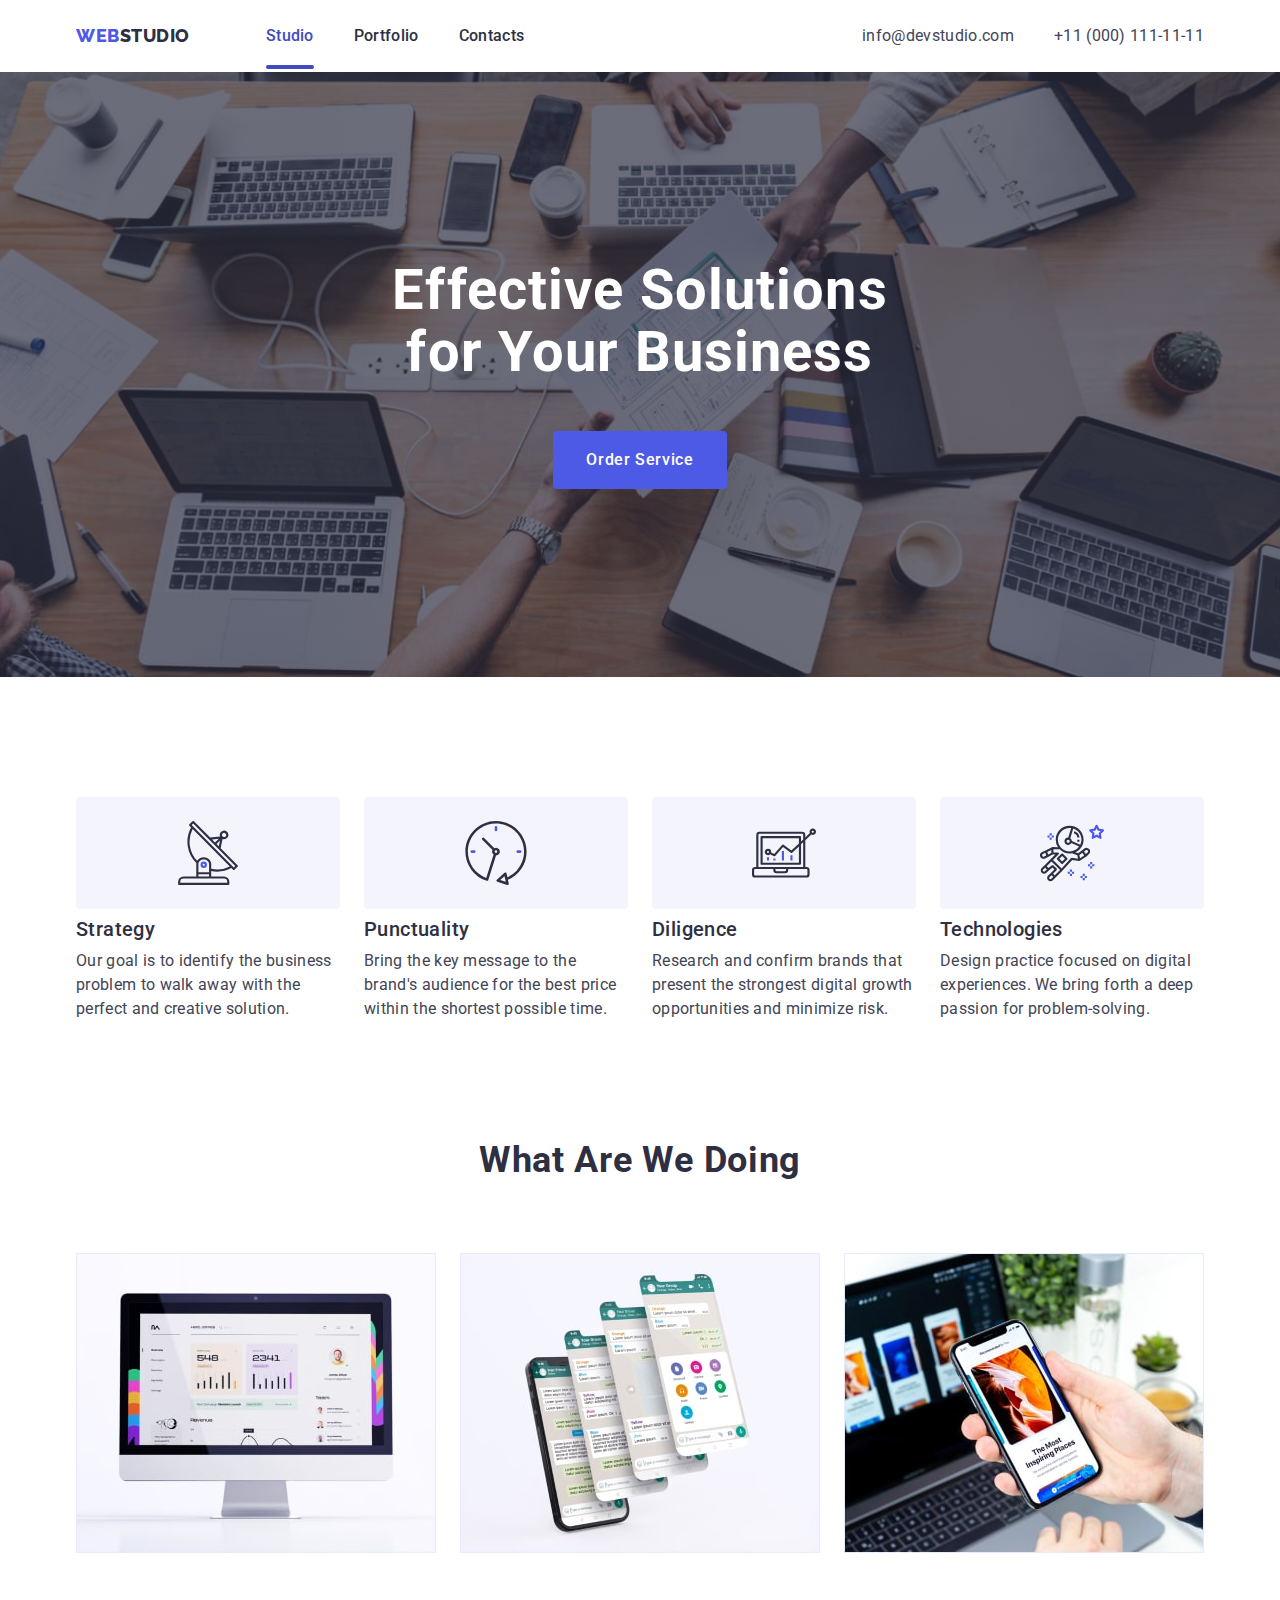
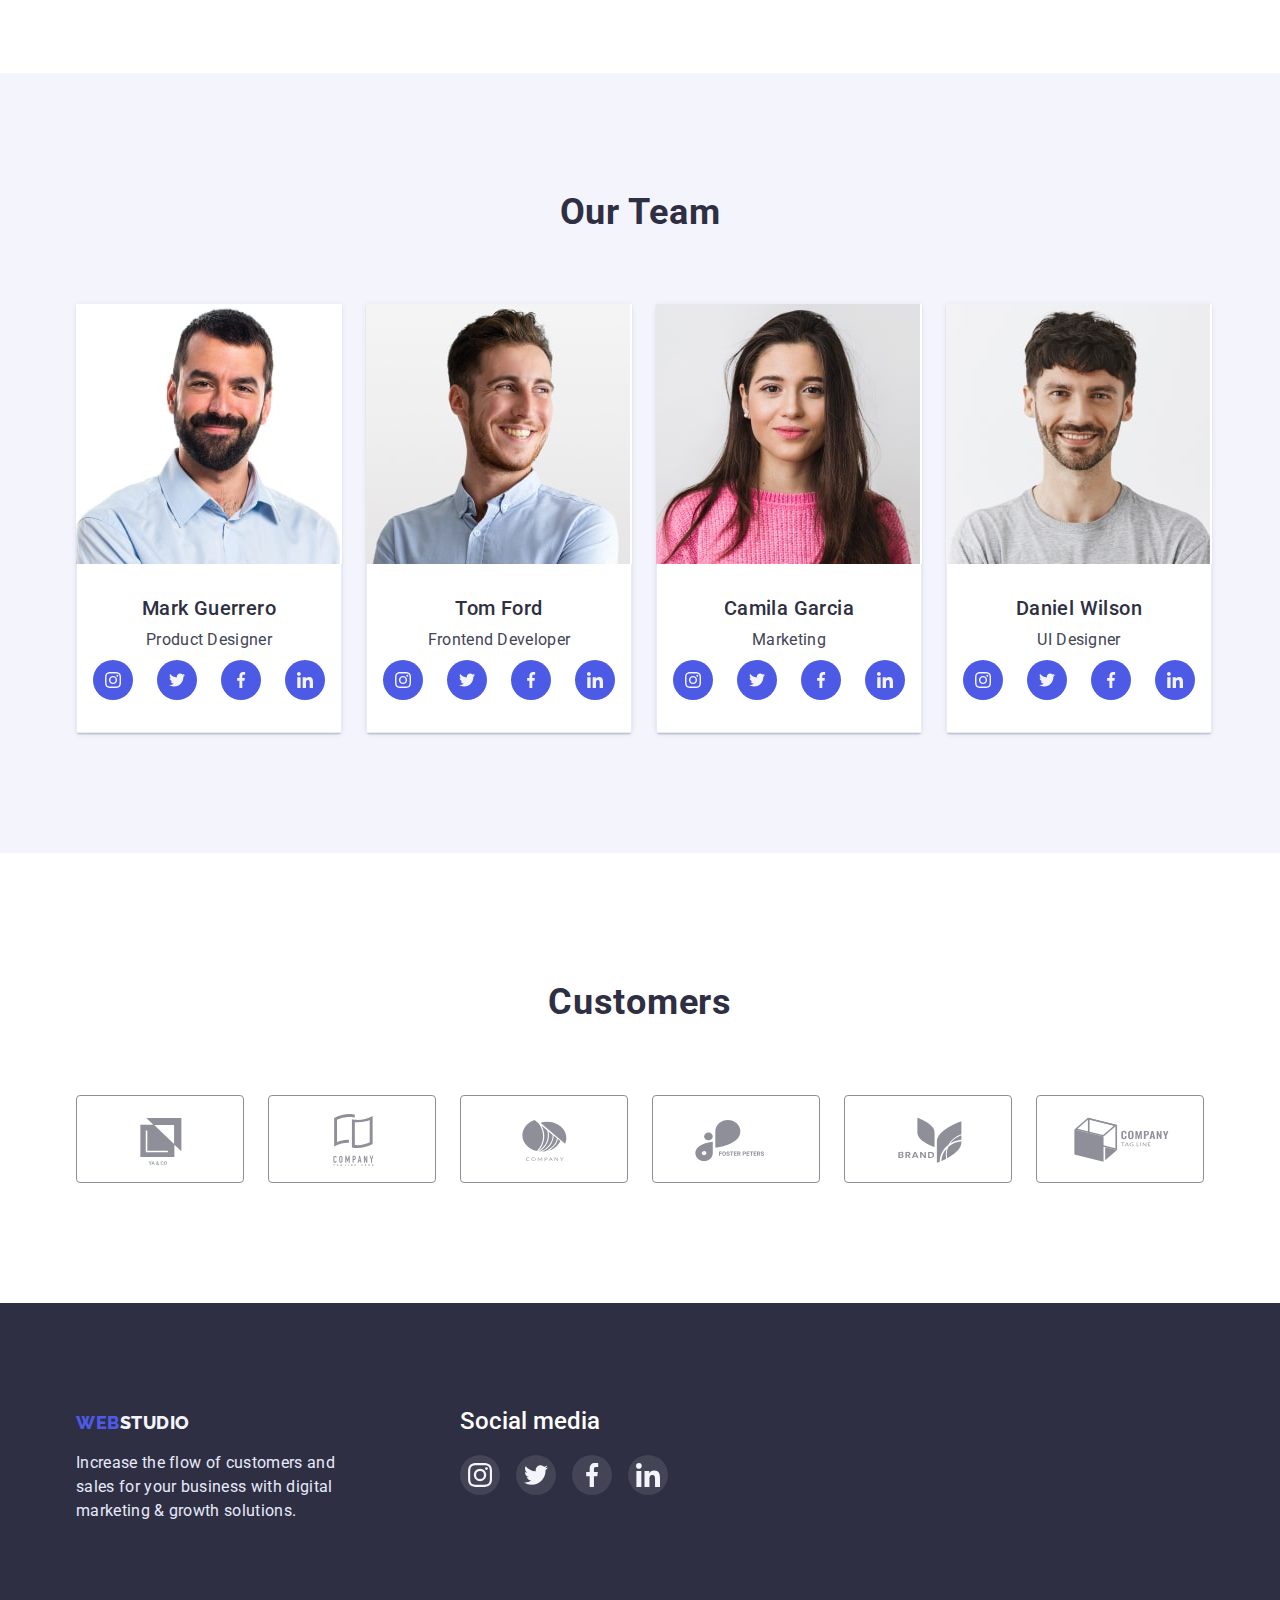
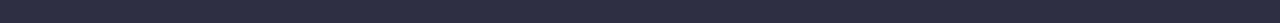
<file: index.html>
<!DOCTYPE html>
<html lang="en">
  <head>
    <meta charset="UTF-8" />
    <meta http-equiv="X-UA-Compatible" content="IE=edge" />
    <meta name="viewport" content="width=device-width, initial-scale=1.0" />
    <title>WEBSTUDIO</title>
    <link rel="preconnect" href="https://fonts.googleapis.com" />
    <link rel="preconnect" href="https://fonts.gstatic.com" crossorigin />
    <link
      href="https://fonts.googleapis.com/css2?family=Raleway:wght@800&family=Roboto:wght@400;500;700;900&display=swap"
      rel="stylesheet"
    />
    <link
      rel="stylesheet"
      href="https://cdnjs.cloudflare.com/ajax/libs/modern-normalize/1.1.0/modern-normalize.min.css"
    />
    <link rel="stylesheet" href="./css/styles.css" />
  </head>
  <body>
    <!-- Header -->
    <header class="header">
      <div class="container flexnav">
        <nav class="navigation flexnav">
          <a href="./index.html" class="logo link"
            >Web<span class="accent-head"> STUDIO</span></a
          >
          <ul class="header-list list flexnav">
            <li><a href="" class="nav-link link curent">Studio</a></li>
            <li>
              <a href="./portfolio.html" class="nav-link link">Portfolio</a>
            </li>
            <li><a href="" class="nav-link link">Contacts</a></li>
          </ul>
        </nav>
        <address class="adress">
          <ul class="adress-list list flexnav">
            <li>
              <a href="mailto:info@devstudio.com" class="adress-link link"
                >info@devstudio.com</a
              >
            </li>
            <li>
              <a href="tel:+110001111111" class="adress-link link"
                >+11 (000) 111-11-11</a
              >
            </li>
          </ul>
        </address>
      </div>
    </header>
    <main>
      <!-- Section 1 -->
      <section class="hero-section">
        <div class="container">
          <h1 class="hero-title">Effective Solutions for Your Business</h1>
          <button type="button" class="button" data-modal-open>
            Order Service
          </button>
        </div>
      </section>
      <!-- Section 2 -->
      <section class="feature-section">
        <div class="container">
          <h2 class="visually-hidden">Principles</h2>
          <ul class="list features-list">
            <li class="feature-items">
              <div class="feauter-item-box">
                <svg class="feature-icon" width="64" height="64">
                  <use href="./images/icons-set.svg#icon-antenna-1"></use>
                </svg>
              </div>
              <h3 class="title">Strategy</h3>
              <p class="main-text">
                Our goal is to identify the business problem to walk away with
                the perfect and creative solution.
              </p>
            </li>
            <li class="feature-items">
              <div class="feauter-item-box">
                <svg class="feature-icon" width="64" height="64">
                  <use href="./images/icons-set.svg#icon-clock-1"></use>
                </svg>
              </div>
              <h3 class="title">Punctuality</h3>
              <p class="main-text">
                Bring the key message to the brand's audience for the best price
                within the shortest possible time.
              </p>
            </li>
            <li class="feature-items">
              <div class="feauter-item-box">
                <svg class="feature-icon" width="64" height="64">
                  <use href="./images/icons-set.svg#icon-diagram-1"></use>
                </svg>
              </div>
              <h3 class="title">Diligence</h3>
              <p class="main-text">
                Research and confirm brands that present the strongest digital
                growth opportunities and minimize risk.
              </p>
            </li>
            <li class="feature-items">
              <div class="feauter-item-box">
                <svg class="feature-icon" width="64" height="64">
                  <use href="./images/icons-set.svg#icon-astronaut-1"></use>
                </svg>
              </div>
              <h3 class="title">Technologies</h3>
              <p class="main-text">
                Design practice focused on digital experiences. We bring forth a
                deep passion for problem-solving.
              </p>
            </li>
          </ul>
        </div>
      </section>
      <!-- Section 3 -->
      <section class="doing-section">
        <div class="container">
          <h2 class="section-title">What are we doing</h2>
          <ul class="list doing">
            <li class="doing-items">
              <img src="./images/img-1-min.jpg" alt="Example-1" width="360" />
            </li>
            <li class="doing-items">
              <img src="./images/img-2-min.jpg" alt="Example-2" width="360" />
            </li>
            <li class="doing-items">
              <img src="./images/img-3-min.jpg" alt="Example-3" width="360" />
            </li>
          </ul>
        </div>
      </section>
      <!-- Section 4 -->
      <section class="our-team-section">
        <div class="container">
          <h2 class="section-title">Our Team</h2>
          <ul class="list our-team">
            <li class="our-team-list">
              <img
                src="./images/img-4-min.jpg"
                alt="Person-1"
                width="264"
                height="260"
              />
              <div class="cards-same">
                <h3 class="our-team-title">Mark Guerrero</h3>
                <p class="our-team-text">Product Designer</p>
                <ul class="our-soc-list list">
                  <li class="our-soc-item">
                    <a href="" class="our-soc-link link"
                      ><svg class="our-soc-icon" width="16" height="16">
                        <use
                          href="./images/icons.svg#icon-instagram"
                        ></use></svg
                    ></a>
                  </li>
                  <li class="our-soc-item">
                    <a href="" class="our-soc-link link"
                      ><svg class="our-soc-icon" width="16" height="16">
                        <use href="./images/icons.svg#icon-twitter"></use></svg
                    ></a>
                  </li>
                  <li class="our-soc-item">
                    <a href="" class="our-soc-link link"
                      ><svg class="our-soc-icon" width="16" height="16">
                        <use href="./images/icons.svg#icon-facebook"></use></svg
                    ></a>
                  </li>
                  <li class="our-soc-item">
                    <a href="" class="our-soc-link link"
                      ><svg class="our-soc-icon" width="16" height="16">
                        <use href="./images/icons.svg#icon-linkedin"></use></svg
                    ></a>
                  </li>
                </ul>
              </div>
            </li>
            <li class="our-team-list">
              <img
                src="./images/img-5-min.jpg"
                alt="Person-2"
                width="264"
                height="260"
              />
              <div class="cards-same">
                <h3 class="our-team-title">Tom Ford</h3>
                <p class="our-team-text">Frontend Developer</p>
                <ul class="our-soc-list list">
                  <li class="our-soc-item">
                    <a href="" class="our-soc-link link"
                      ><svg class="our-soc-icon" width="16" height="16">
                        <use
                          href="./images/icons.svg#icon-instagram"
                        ></use></svg
                    ></a>
                  </li>
                  <li class="our-soc-item">
                    <a href="" class="our-soc-link link"
                      ><svg class="our-soc-icon" width="16" height="16">
                        <use href="./images/icons.svg#icon-twitter"></use></svg
                    ></a>
                  </li>
                  <li class="our-soc-item">
                    <a href="" class="our-soc-link link"
                      ><svg class="our-soc-icon" width="16" height="16">
                        <use href="./images/icons.svg#icon-facebook"></use></svg
                    ></a>
                  </li>
                  <li class="our-soc-item">
                    <a href="" class="our-soc-link link"
                      ><svg class="our-soc-icon" width="16" height="16">
                        <use href="./images/icons.svg#icon-linkedin"></use></svg
                    ></a>
                  </li>
                </ul>
              </div>
            </li>
            <li class="our-team-list">
              <img
                src="./images/img-6-min.jpg"
                alt="Person-3"
                width="264"
                height="260"
              />
              <div class="cards-same">
                <h3 class="our-team-title">Camila Garcia</h3>
                <p class="our-team-text">Marketing</p>
                <ul class="our-soc-list list">
                  <li class="our-soc-item">
                    <a href="" class="our-soc-link link"
                      ><svg class="our-soc-icon" width="16" height="16">
                        <use
                          href="./images/icons.svg#icon-instagram"
                        ></use></svg
                    ></a>
                  </li>
                  <li class="our-soc-item">
                    <a href="" class="our-soc-link link"
                      ><svg class="our-soc-icon" width="16" height="16">
                        <use href="./images/icons.svg#icon-twitter"></use></svg
                    ></a>
                  </li>
                  <li class="our-soc-item">
                    <a href="" class="our-soc-link link"
                      ><svg class="our-soc-icon" width="16" height="16">
                        <use href="./images/icons.svg#icon-facebook"></use></svg
                    ></a>
                  </li>
                  <li class="our-soc-item">
                    <a href="" class="our-soc-link link"
                      ><svg class="our-soc-icon" width="16" height="16">
                        <use href="./images/icons.svg#icon-linkedin"></use></svg
                    ></a>
                  </li>
                </ul>
              </div>
            </li>
            <li class="our-team-list">
              <img
                src="./images/img-7-min.jpg"
                alt="Person-4"
                width="264"
                height="260"
              />
              <div class="cards-same">
                <h3 class="our-team-title">Daniel Wilson</h3>
                <p class="our-team-text">UI Designer</p>
                <ul class="our-soc-list list">
                  <li class="our-soc-item">
                    <a href="" class="our-soc-link link"
                      ><svg class="our-soc-icon" width="16" height="16">
                        <use
                          href="./images/icons.svg#icon-instagram"
                        ></use></svg
                    ></a>
                  </li>
                  <li class="our-soc-item">
                    <a href="" class="our-soc-link link"
                      ><svg class="our-soc-icon" width="16" height="16">
                        <use href="./images/icons.svg#icon-twitter"></use></svg
                    ></a>
                  </li>
                  <li class="our-soc-item">
                    <a href="" class="our-soc-link link"
                      ><svg class="our-soc-icon" width="16" height="16">
                        <use href="./images/icons.svg#icon-facebook"></use></svg
                    ></a>
                  </li>
                  <li class="our-soc-item">
                    <a href="" class="our-soc-link link"
                      ><svg class="our-soc-icon" width="16" height="16">
                        <use href="./images/icons.svg#icon-linkedin"></use></svg
                    ></a>
                  </li>
                </ul>
              </div>
            </li>
          </ul>
        </div>
      </section>
      <!-- Section 5 -->
      <section class="customers-section">
        <div class="container">
          <h2 class="section-title">Customers</h2>
          <ul class="custom-list list">
            <li class="custom-item">
              <a href="" class="custom-link link">
                <svg class="custom-icon" width="104" height="56">
                  <use href="./images/customers.svg#icon-client1"></use>
                </svg>
              </a>
            </li>
            <li class="custom-item">
              <a href="" class="custom-link link">
                <svg class="custom-icon" width="104" height="56">
                  <use href="./images/customers.svg#icon-client2"></use>
                </svg>
              </a>
            </li>
            <li class="custom-item">
              <a href="" class="custom-link link">
                <svg class="custom-icon" width="104" height="56">
                  <use href="./images/customers.svg#icon-client3"></use>
                </svg>
              </a>
            </li>
            <li class="custom-item">
              <a href="" class="custom-link link">
                <svg class="custom-icon" width="104" height="56">
                  <use href="./images/customers.svg#icon-client4"></use>
                </svg>
              </a>
            </li>
            <li class="custom-item">
              <a href="" class="custom-link link">
                <svg class="custom-icon" width="104" height="56">
                  <use href="./images/customers.svg#icon-client5"></use>
                </svg>
              </a>
            </li>
            <li class="custom-item">
              <a href="" class="custom-link link">
                <svg class="custom-icon" width="104" height="56">
                  <use href="./images/customers.svg#icon-client6"></use>
                </svg>
              </a>
            </li>
          </ul>
        </div>
      </section>
    </main>
    <!-- Footer -->
    <footer class="footer">
      <div class="container f-soc-logo">
        <div class="f-container">
          <a href="./index.html" class="link f-logo"
            >Web<span class="accent-foot"> STUDIO</span></a
          >
          <p class="f-text">
            Increase the flow of customers and sales for your business with
            digital marketing & growth solutions.
          </p>
        </div>
        <div class="soc-container">
          <h2 class="f-soc-title">Social media</h2>
          <ul class="soc-list list">
            <li class="soc-list-item">
              <a href="" class="soc-link link"
                ><svg class="soc-list-icon" width="24" height="24">
                  <use href="./images/icons.svg#icon-instagram"></use></svg
              ></a>
            </li>
            <li class="soc-list-item">
              <a href="" class="soc-link link">
                <svg class="soc-list-icon" width="24" height="24">
                  <use href="./images/icons.svg#icon-twitter"></use></svg
              ></a>
            </li>
            <li class="soc-list-item">
              <a href="" class="soc-link link">
                <svg class="soc-list-icon" width="24" height="24">
                  <use href="./images/icons.svg#icon-facebook"></use></svg
              ></a>
            </li>
            <li class="soc-list-item">
              <a href="" class="soc-link link">
                <svg class="soc-list-icon" width="24" height="24">
                  <use href="./images/icons.svg#icon-linkedin"></use></svg
              ></a>
            </li>
          </ul>
        </div>
      </div>
    </footer>
    <div class="backdrop is-hidden" data-modal>
      <div class="modal">
        <button type="button" class="modal-close" data-modal-close>
          <svg class="modal-icon" width="8" height="8">
            <use href="./images/modal.svg#icon-Vector-1-1"></use>
          </svg>
        </button>
      </div>
    </div>
    <script src="./js/modal.js"></script>
  </body>
</html>
</file>
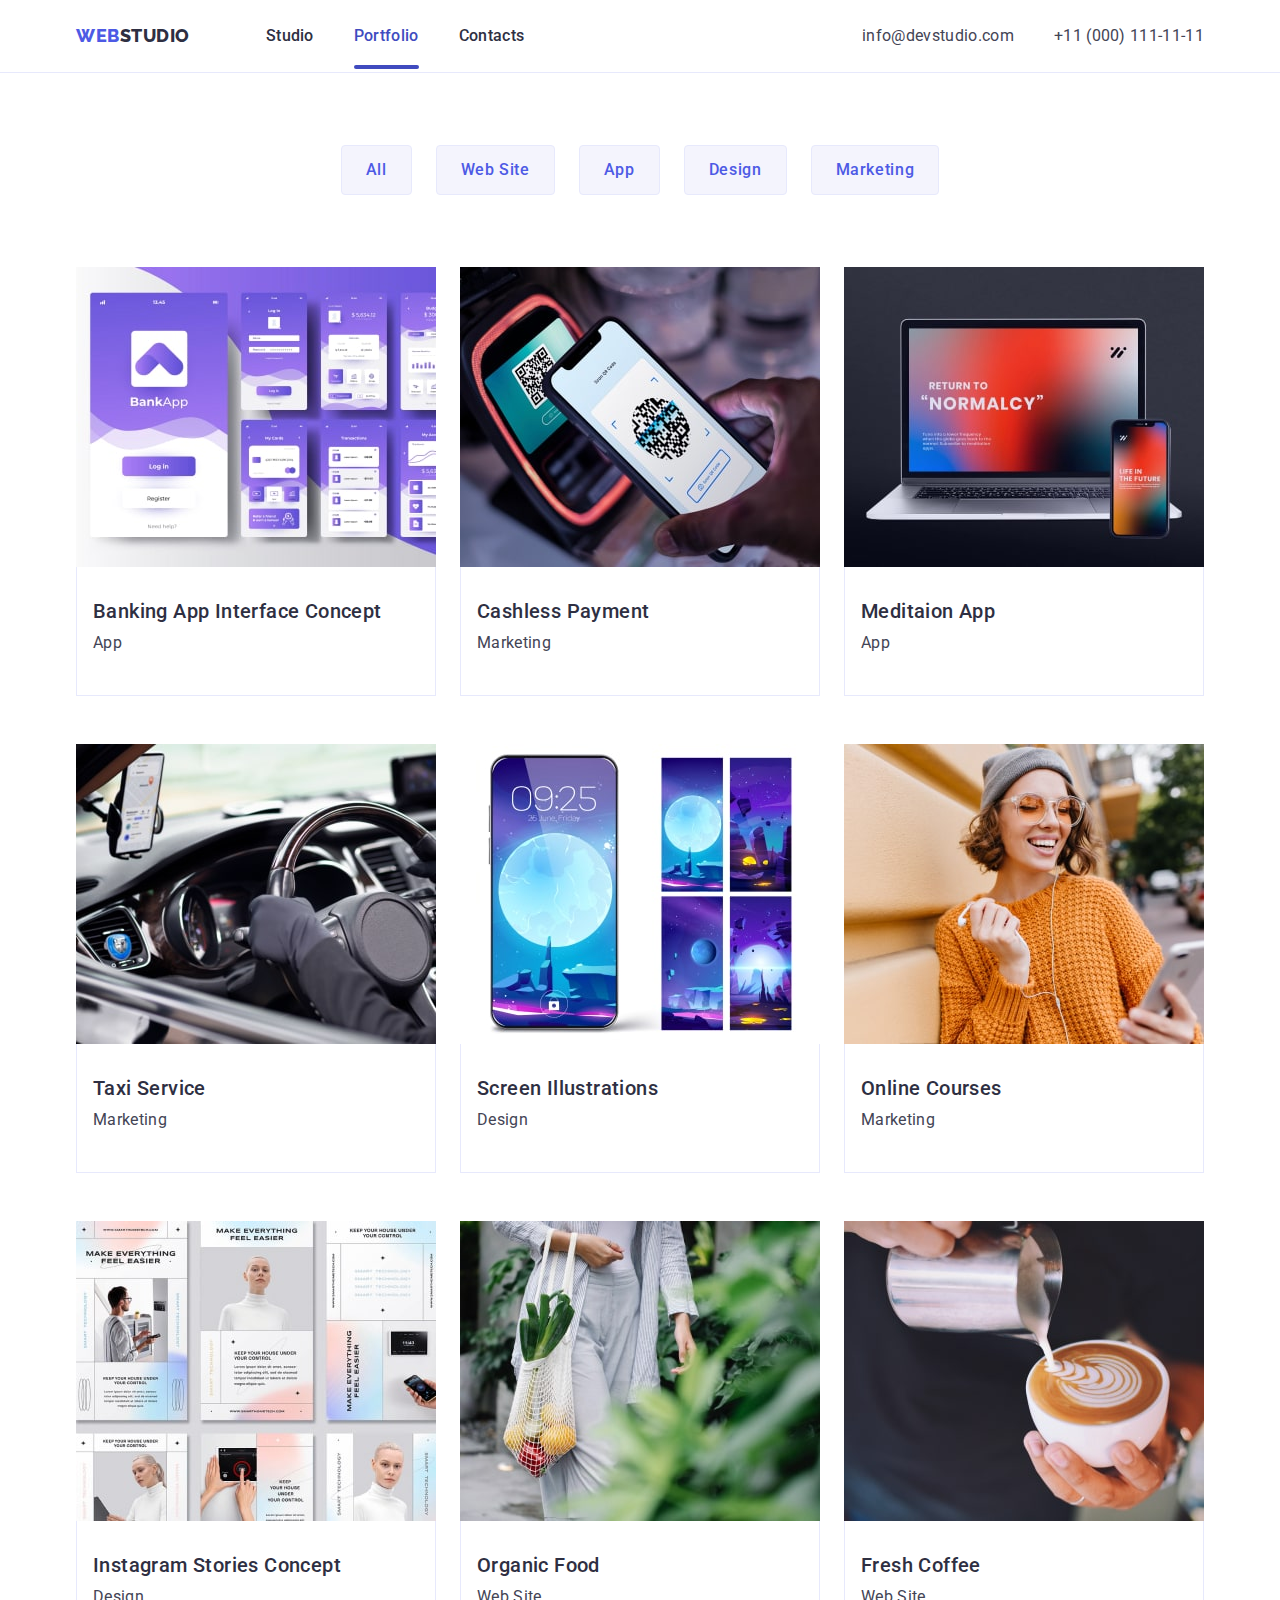
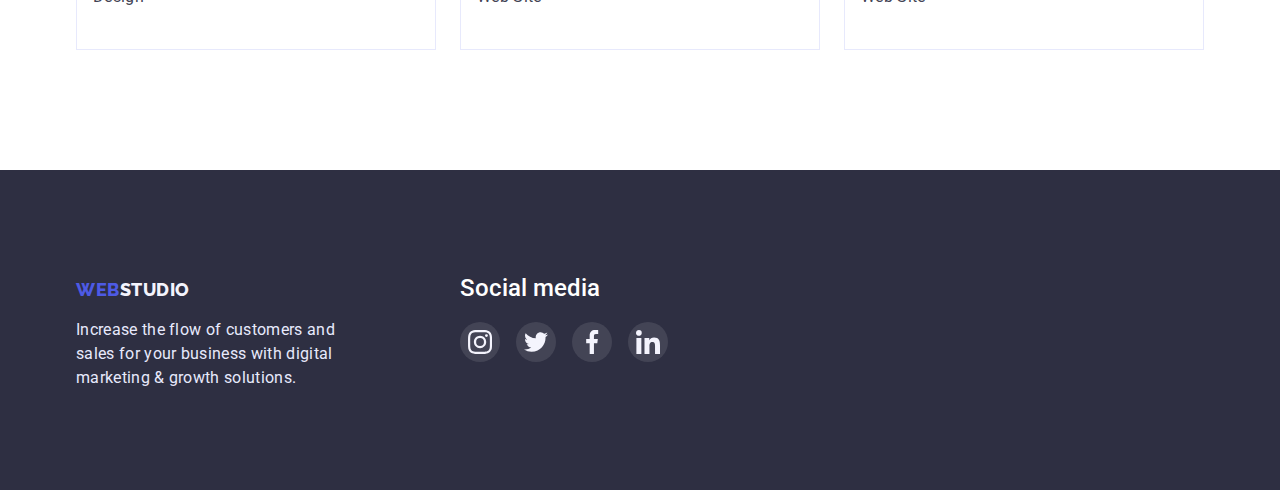
<file: portfolio.html>
<!DOCTYPE html>
<html lang="en">
  <head>
    <meta charset="UTF-8" />
    <meta http-equiv="X-UA-Compatible" content="IE=edge" />
    <meta name="viewport" content="width=device-width, initial-scale=1.0" />
    <title>Portfolio</title>
    <link rel="preconnect" href="https://fonts.googleapis.com" />
    <link rel="preconnect" href="https://fonts.gstatic.com" crossorigin />
    <link
      href="https://fonts.googleapis.com/css2?family=Raleway:wght@800&family=Roboto:wght@400;500;700;900&display=swap"
      rel="stylesheet"
    />
    <link
      rel="stylesheet"
      href="https://cdnjs.cloudflare.com/ajax/libs/modern-normalize/1.1.0/modern-normalize.min.css"
    />
    <link rel="stylesheet" href="./css/styles.css" />
  </head>
  <body>
    <!-- Header -->
    <header class="header portfolio-navigation">
      <div class="container flexnav">
        <nav class="navigation flexnav">
          <a href="./index.html" class="logo link"
            >Web<span class="accent-head"> STUDIO </span></a
          >
          <ul class="header-list list flexnav">
            <li><a href="./index.html" class="nav-link link">Studio</a></li>
            <li><a href="" class="nav-link link curent">Portfolio</a></li>
            <li><a href="" class="nav-link link">Contacts</a></li>
          </ul>
        </nav>
        <address class="adress">
          <ul class="adress-list list flexnav">
            <li>
              <a href="mailto:info@devstudio.com" class="adress-link link"
                >info@devstudio.com</a
              >
            </li>
            <li>
              <a href="tel:+110001111111" class="adress-link link"
                >+11 (000) 111-11-11</a
              >
            </li>
          </ul>
        </address>
      </div>
    </header>
    <main>
      <section class="portfolio-section">
        <div class="container">
          <h1 class="visually-hidden">Portfolio</h1>
          <ul class="list button-list">
            <li>
              <button type="button" class="button button-portfolio">All</button>
            </li>
            <li>
              <button type="button" class="button button-portfolio">
                Web Site
              </button>
            </li>
            <li>
              <button type="button" class="button button-portfolio">App</button>
            </li>
            <li>
              <button type="button" class="button button-portfolio">
                Design
              </button>
            </li>
            <li>
              <button type="button" class="button button-portfolio">
                Marketing
              </button>
            </li>
          </ul>
          <ul class="list portfolio-list">
            <li class="card-set">
              <a href="" class="card-set-link link">
                <div class="portfolio-card-wrap">
                  <img
                    src="./images/img-8-min.jpg"
                    alt="Photo banking App"
                    width="360"
                    height="300"
                  />
                  <p class="card-cover-text">
                    14 Stylish and User-Friendly App Design Concepts · Task
                    Manager App · Calorie Tracker App · Exotic Fruit Ecommerce
                    App · Cloud Storage App
                  </p>
                </div>

                <div class="cards-same">
                  <h2 class="our-team-title">Banking App Interface Concept</h2>
                  <p class="our-team-text">App</p>
                </div></a
              >
            </li>
            <li class="card-set">
              <a href="" class="card-set-link link">
                <div class="portfolio-card-wrap">
                  <img
                    src="./images/img-9-min.jpg"
                    alt="Photo payment"
                    width="360"
                    height="300"
                  />
                  <p class="card-cover-text">
                    14 Stylish and User-Friendly App Design Concepts · Task
                    Manager App · Calorie Tracker App · Exotic Fruit Ecommerce
                    App · Cloud Storage App
                  </p>
                </div>
                <div class="cards-same">
                  <h2 class="our-team-title">Cashless Payment</h2>
                  <p class="our-team-text">Marketing</p>
                </div></a
              >
            </li>
            <li class="card-set">
              <a href="" class="card-set-link link">
                <div class="portfolio-card-wrap">
                  <img
                    src="./images/img-10-min.jpg"
                    alt="Photo Meditaion App"
                    width="360"
                    height="300"
                  />
                  <p class="card-cover-text">
                    14 Stylish and User-Friendly App Design Concepts · Task
                    Manager App · Calorie Tracker App · Exotic Fruit Ecommerce
                    App · Cloud Storage App
                  </p>
                </div>

                <div class="cards-same">
                  <h2 class="our-team-title">Meditaion App</h2>
                  <p class="our-team-text">App</p>
                </div></a
              >
            </li>
            <li class="card-set">
              <a href="" class="card-set-link link">
                <div class="portfolio-card-wrap">
                  <img
                    src="./images/img-11-min.jpg"
                    alt="Photo taxi"
                    width="360"
                    height="300"
                  />
                  <p class="card-cover-text">
                    14 Stylish and User-Friendly App Design Concepts · Task
                    Manager App · Calorie Tracker App · Exotic Fruit Ecommerce
                    App · Cloud Storage App
                  </p>
                </div>

                <div class="cards-same">
                  <h2 class="our-team-title">Taxi Service</h2>
                  <p class="our-team-text">Marketing</p>
                </div></a
              >
            </li>
            <li class="card-set">
              <a href="" class="card-set-link link">
                <div class="portfolio-card-wrap">
                  <img
                    src="./images/img-12-min.jpg"
                    alt="Photo screen"
                    width="360"
                    height="300"
                  />
                  <p class="card-cover-text">
                    14 Stylish and User-Friendly App Design Concepts · Task
                    Manager App · Calorie Tracker App · Exotic Fruit Ecommerce
                    App · Cloud Storage App
                  </p>
                </div>

                <div class="cards-same">
                  <h2 class="our-team-title">Screen Illustrations</h2>
                  <p class="our-team-text">Design</p>
                </div></a
              >
            </li>
            <li class="card-set">
              <a href="" class="card-set-link link">
                <div class="portfolio-card-wrap">
                  <img
                    src="./images/img-13-min.jpg"
                    alt="Photo woman"
                    width="360"
                    height="300"
                  />
                  <p class="card-cover-text">
                    14 Stylish and User-Friendly App Design Concepts · Task
                    Manager App · Calorie Tracker App · Exotic Fruit Ecommerce
                    App · Cloud Storage App
                  </p>
                </div>

                <div class="cards-same">
                  <h2 class="our-team-title">Online Courses</h2>
                  <p class="our-team-text">Marketing</p>
                </div></a
              >
            </li>
            <li class="card-set">
              <a href="" class="card-set-link link">
                <div class="portfolio-card-wrap">
                  <img
                    src="./images/img-14-min.jpg"
                    alt="Photo stories"
                    width="360"
                    height="300"
                  />
                  <p class="card-cover-text">
                    14 Stylish and User-Friendly App Design Concepts · Task
                    Manager App · Calorie Tracker App · Exotic Fruit Ecommerce
                    App · Cloud Storage App
                  </p>
                </div>

                <div class="cards-same">
                  <h2 class="our-team-title">Instagram Stories Concept</h2>
                  <p class="our-team-text">Design</p>
                </div></a
              >
            </li>
            <li class="card-set">
              <a href="" class="card-set-link link">
                <div class="portfolio-card-wrap">
                  <img
                    src="./images/img-15-min.jpg"
                    alt="Photo food"
                    width="360"
                    height="300"
                  />
                  <p class="card-cover-text">
                    14 Stylish and User-Friendly App Design Concepts · Task
                    Manager App · Calorie Tracker App · Exotic Fruit Ecommerce
                    App · Cloud Storage App
                  </p>
                </div>

                <div class="cards-same">
                  <h2 class="our-team-title">Organic Food</h2>
                  <p class="our-team-text">Web Site</p>
                </div></a
              >
            </li>
            <li class="card-set">
              <a href="" class="card-set-link link">
                <div class="portfolio-card-wrap">
                  <img
                    src="./images/img-16-min.jpg"
                    alt="Photo coffee"
                    width="360"
                    height="300"
                  />
                  <p class="card-cover-text">
                    14 Stylish and User-Friendly App Design Concepts · Task
                    Manager App · Calorie Tracker App · Exotic Fruit Ecommerce
                    App · Cloud Storage App
                  </p>
                </div>

                <div class="cards-same">
                  <h2 class="our-team-title">Fresh Coffee</h2>
                  <p class="our-team-text">Web Site</p>
                </div></a
              >
            </li>
          </ul>
        </div>
      </section>
    </main>
    <!-- Footer -->
    <footer class="footer">
      <div class="container f-soc-logo">
        <div class="f-container">
          <a href="./index.html" class="link f-logo"
            >Web<span class="accent-foot"> STUDIO</span></a
          >
          <p class="f-text">
            Increase the flow of customers and sales for your business with
            digital marketing & growth solutions.
          </p>
        </div>
        <div class="soc-container">
          <h2 class="f-soc-title">Social media</h2>
          <ul class="soc-list list">
            <li class="soc-list-item">
              <a href="" class="soc-link link"
                ><svg class="soc-list-icon" width="24" height="24">
                  <use href="./images/icons.svg#icon-instagram"></use></svg
              ></a>
            </li>
            <li class="soc-list-item">
              <a href="" class="soc-link link">
                <svg class="soc-list-icon" width="24" height="24">
                  <use href="./images/icons.svg#icon-twitter"></use></svg
              ></a>
            </li>
            <li class="soc-list-item">
              <a href="" class="soc-link link">
                <svg class="soc-list-icon" width="24" height="24">
                  <use href="./images/icons.svg#icon-facebook"></use></svg
              ></a>
            </li>
            <li class="soc-list-item">
              <a href="" class="soc-link link">
                <svg class="soc-list-icon" width="24" height="24">
                  <use href="./images/icons.svg#icon-linkedin"></use></svg
              ></a>
            </li>
          </ul>
        </div>
      </div>
    </footer>
  </body>
</html>
</file>
<file: css/styles.css>
:root {
  --primary-text-color: #434455;
  --secondary-text-color: #2e2f42;
  --first-accent-color: #4d5ae5;
  --second-accent-color: #f4f4fd;
  --hero-color: #ffffff;
  --text-color: #e7e9fc;
  --color-active: #404bbf;
  --l-gra: linear-gradient(rgba(46, 47, 66, 0.7), rgba(46, 47, 66, 0.7));
  --border-color: #8e8f99;
  --activ-var-two: #37d0aa;
  --time: 250ms cubic-bezier(0.4, 0, 0.2, 1);
}

*,
*::before,
*::after {
  box-sizing: border-box;
}

h1,
h2,
h3,
h4,
h5,
h6,
p {
  margin: 0;
}

ul {
  margin: 0;
  padding: 0;
}

img {
  display: block;
  max-width: 100%;
  height: auto;
}

.container {
  max-width: 1158px;
  padding: 0 15px;
  margin: 0 auto;
}
/* section padding */

.hero-section {
  max-width: 1440px;
  margin-left: auto;
  margin-right: auto;
  padding-top: 188px;
  padding-bottom: 188px;

  background-image: var(--l-gra), url(../images/people-office\ 1.jpg);
  background-repeat: no-repeat;
  background-position: center;
  background-size: cover;
}
.feature-section {
  padding: 120px 0;
}

.our-team-section {
  background-color: var(--second-accent-color);
  padding: 120px 0;
}

.doing-section {
  padding-bottom: 120px;
}

.doing-items {
  margin-right: 24px;
}
.doing-items:last-child {
  margin-right: 0;
}

body {
  background-color: var(--hero-color);
  color: var(--primary-text-color);
  font-family: "Roboto", sans-serif;
  font-size: 16px;
  margin: 0;
}
.logo,
.nav-link,
.adress-link {
  padding: 24px 0;
}
/* Logotypy */
.logo {
  margin-right: 76px;
  font-family: "Raleway", sans-serif;
  font-weight: 800;
  font-size: 18px;
  line-height: 1.33;
  display: flex;
  align-items: center;
  letter-spacing: 0.03em;
  text-transform: uppercase;
  color: var(--first-accent-color);
}

.f-logo {
  margin-bottom: 16px;
  font-family: "Raleway";
  font-weight: 800;
  font-size: 18px;
  line-height: 1.33;
  display: flex;
  align-items: center;
  letter-spacing: 0.03em;
  text-transform: uppercase;
  color: var(--first-accent-color);
}

.accent-head {
  color: var(--secondary-text-color);
}

.accent-foot {
  color: var(--second-accent-color);
}

/* Zagalni malashtuvannja */
.link {
  text-decoration: none;
}
.list {
  padding: 0;
  margin: 0;
  list-style: none;
}

/* Navigacija */
.flexnav {
  display: flex;
  align-items: center;
}
.navigation {
  align-items: center;
}
.nav-link {
  font-weight: 500;
  line-height: 1.5;
  letter-spacing: 0.02em;
  color: var(--secondary-text-color);
}
.nav-link.link:hover,
.nav-link.link:focus,
.nav-link.link:active,
.nav-link.curent {
  color: var(--color-active);
  transition: color var(--time);
}

.nav-link.link.curent {
  position: relative;
}

.nav-link.link.curent::after {
  content: "";
  position: absolute;
  width: 100%;
  height: 4px;
  border-radius: 2px;
  left: 0;
  bottom: 0;
  display: block;
  background-color: var(--color-active);
}
.adress {
  margin-left: auto;
}
.adress-link {
  font-style: normal;
  line-height: 1.5;
  letter-spacing: 0.02em;
  color: var(--primary-text-color);
}

.adress-link.link:hover,
.adress-link.link:focus {
  color: var(--color-active);
  transition: color var(--time);
}
.header-list,
.adress-list {
  gap: 40px;
}

/* first section */
.hero-section {
  background-color: var(--secondary-text-color);
  text-align: center;
}

.hero-title {
  max-width: 496px;
  margin-bottom: 48px;
  font-weight: 700;
  font-size: 56px;
  line-height: 1.1;
  margin-left: auto;
  margin-right: auto;

  letter-spacing: 0.02em;
  color: var(--hero-color);
}
.features-list {
  display: flex;
}
.feature-items {
  margin-right: 24px;
  width: 264px;
}
.feature-items:last-child {
  margin-right: 0;
}

.feauter-item-box {
  display: flex;
  justify-content: center;
  align-items: center;
  width: 264px;
  height: 112px;
  margin-bottom: 8px;

  background-color: var(--second-accent-color);
  border-radius: 4px;
}

.our-team,
.doing {
  display: flex;
  text-align: center;
}

/* Buttons */
.button,
.button.button-portfolio {
  border-radius: 4px;
  display: inline-block;
  text-align: center;

  font-weight: 500;
  line-height: 1.5;
  letter-spacing: 0.04em;
}

.button-list {
  display: flex;
  justify-content: center;
  gap: 24px;
  margin: 72px 0;
}

.button {
  min-width: 169px;
  padding: 16px 32px;
  color: var(--hero-color);
  background-color: var(--first-accent-color);
  border: 1px solid transparent;

  cursor: pointer;
}
.button-portfolio {
  min-width: 69px;
  padding: 12px 24px;
  color: var(--first-accent-color);
  background-color: var(--second-accent-color);
  border: 1px solid var(--text-color);
}
.button:hover,
.button-portfolio:hover {
  background-color: var(--color-active);
  color: var(--hero-color);
  box-shadow: 0 4px 4px rgba(0, 0, 0, 0.15);
  transition: color var(--time);
  transition: background-color var(--time);
  transition: box-shadow var(--time);
}

/* Second section */
.visually-hidden {
  position: absolute;
  white-space: nowrap;
  width: 1px;
  height: 1px;
  overflow: hidden;
  border: 0;
  padding: 0;
  clip: rect(0 0 0 0);
  clip-path: inset(50%);
  margin: -1px;
}

.title {
  margin-bottom: 8px;
  font-weight: 500;
  font-size: 20px;
  line-height: 1.2;
  letter-spacing: 0.02em;
  color: var(--secondary-text-color);
}

.main-text {
  letter-spacing: 0.02em;
  line-height: 1.5;
}
/* Section titles h2 */
.section-title {
  text-align: center;
  margin-bottom: 72px;
  font-size: 36px;
  line-height: 1.1;
  letter-spacing: 0.02em;
  text-transform: capitalize;
  color: var(--secondary-text-color);
}

/* Section Our team */

.our-team-title {
  margin-bottom: 8px;
  font-weight: 500;
  font-size: 20px;
  line-height: 1.2;
  letter-spacing: 0.02em;
  color: var(--secondary-text-color);
}

.our-team-text {
  line-height: 1.5;
  letter-spacing: 0.02em;
  margin-bottom: 8px;
  color: var(--primary-text-color);
}
.our-team-list {
  background-color: var(--hero-color);
  margin-right: 24px;
  box-shadow: 0px 1px 6px rgba(46, 47, 66, 0.08),
    0px 1px 1px rgba(46, 47, 66, 0.16), 0px 2px 1px rgba(46, 47, 66, 0.08);
  border-radius: 0px 0px 4px 4px;
}
.our-team-list:last-child {
  margin-right: 0;
}

.our-soc-list {
  display: flex;
  justify-content: center;
  gap: 24px;
}

.our-soc-item {
  width: 40px;
  height: 40px;
}
.our-soc-link {
  display: flex;
  justify-content: center;
  align-items: center;
  width: 100%;
  height: 100%;

  border-radius: 50%;
  background-color: var(--first-accent-color);
}
.our-soc-icon {
  fill: var(--second-accent-color);
}
.our-soc-link:is(:hover, :focus) {
  background-color: var(--color-active);
  transition: background-color var(--time);
}

/* footer */
.footer {
  background-color: var(--secondary-text-color);
  padding: 100px 0;
}

.f-container {
  max-width: 264px;
}

.f-text {
  line-height: 1.5;
  letter-spacing: 0.02em;
  color: var(--text-color);
}

/* Footer media */
.f-soc-logo {
  display: flex;
  align-items: baseline;
}

.f-soc-title {
  font-weight: 500;
  font-style: medium;
  color: rgba(255, 255, 255, 1);
  line-height: 1.5;
  margin-bottom: 16px;
}

.soc-container {
  width: 208px;
  height: 80px;
  margin-left: 120px;
}

.soc-list {
  display: flex;
  align-items: center;
  justify-content: center;
  gap: 16px;
}

.soc-link:is(:hover, :focus) {
  background-color: var(--activ-var-two);
  transition: background-color var(--time);
}
.soc-link {
  display: flex;
  justify-content: center;
  align-items: center;
  width: 100%;
  height: 100%;
  border-radius: 50%;
  background-color: rgba(255, 255, 255, 0.1);
}
.soc-list-item {
  width: 40px;
  height: 40px;
}
.soc-list-icon {
  fill: var(--second-accent-color);
}

/* portfolio-list */
.portfolio-list {
  display: flex;
  flex-wrap: wrap;
  column-gap: 24px;
  row-gap: 48px;
}
.card-set-link {
  display: block;
}
.card-set-link:is(:hover, :focus) {
  box-shadow: 0 1px 6px rgba(46, 47, 66, 0.08), 0 1px 1px rgba(46, 47, 66, 0.16),
    0 2px 1px rgba(46, 47, 66, 0.08);
  transition: box-shadow var(--time);
}
.card-set-link:is(:hover, :focus) .card-cover-text {
  transform: translateY(0);
}
.cards-same {
  padding: 32px 16px;
  border-bottom: 1px solid var(--text-color);
  border-left: 1px solid var(--text-color);
  border-right: 1px solid var(--text-color);
  transition: transform 250ms cubic-bezier(0.4, 0, 0.2, 1);
}
.button-nosection {
  padding: 72px 0;
}

.portfolio-section {
  padding-bottom: 120px;
}
.portfolio-navigation {
  border-bottom: 1px solid var(--text-color);
}
.portfolio-card-wrap {
  position: relative;
  overflow: hidden;
}

.card-cover-text {
  position: absolute;
  font-weight: 400;
  color: hsla(240, 69%, 97%, 1);
  line-height: 1.5;
  background-color: hsla(235, 75%, 60%, 1);
  height: 100%;
  top: 0;
  padding: 40px 32px 164px;
  transform: translateY(100%);
  transition-duration: 250ms;
  transition-timing-function: cubic-bezier(0.4, 0, 0.2, 1);
  overflow: auto;
}

/* Customers section 5 */
.customers-section {
  padding-top: 130px;
  padding-bottom: 120px;
}

.custom-list {
  display: flex;
  align-items: center;
  justify-content: center;
  gap: 24px;
}

.custom-item {
  height: 88px;
  width: 168px;
}

.custom-link {
  width: 100%;
  height: 100%;

  border: 1px solid var(--border-color);
  border-radius: 4px;

  display: flex;
  align-items: center;
  justify-content: center;
}
.custom-icon {
  fill: var(--border-color);
}
.custom-link:is(:hover, :focus) {
  border-color: var(--color-active);
  transition: border-color var(--time);
}
.custom-link:is(:hover, :focus) .custom-icon {
  fill: var(--color-active);
  transition: fill var(--time);
}

.backdrop {
  position: fixed;
  top: 0;
  width: 100%;
  height: 100%;
  background-color: hsla(237, 18%, 22%, 0.4);
  transition: opacity var(--time), visibility var(--time);
}

.modal {
  position: absolute;
  top: 50%;
  left: 50%;
  transform: translate(-50%, -50%) scale(1);

  width: 408px;
  min-height: 576px;
  background-color: #fcfcfc;
  box-shadow: 0 1px 1px rgba(0, 0, 0, 0.14), 0 1px 3px rgba(0, 0, 0, 0.12),
    0 2px 1px rgba(0, 0, 0, 0.2);
  border-radius: 4px;
  padding: 24px;
  transition: transform var(--time);
}
.backdrop.is-hidden .modal {
  transform: translate(-50%, -50%) scale(0);
}
.modal-close {
  width: 24px;
  height: 24px;
  border: 1px solid hsla(0, 0%, 0%, 0.1);
  border-radius: 50%;
  background-color: var(--text-color);
  display: flex;
  align-items: center;
  justify-content: center;
  margin-left: auto;
}
.modal-close:is(:hover, :focus) {
  background-color: var(--color-active);
  cursor: pointer;
}
.modal-close:is(:hover, :focus) .modal-icon {
  fill: var(--hero-color);
}

.is-hidden {
  opacity: 0;
  visibility: hidden;
  pointer-events: none;
}
</file>
